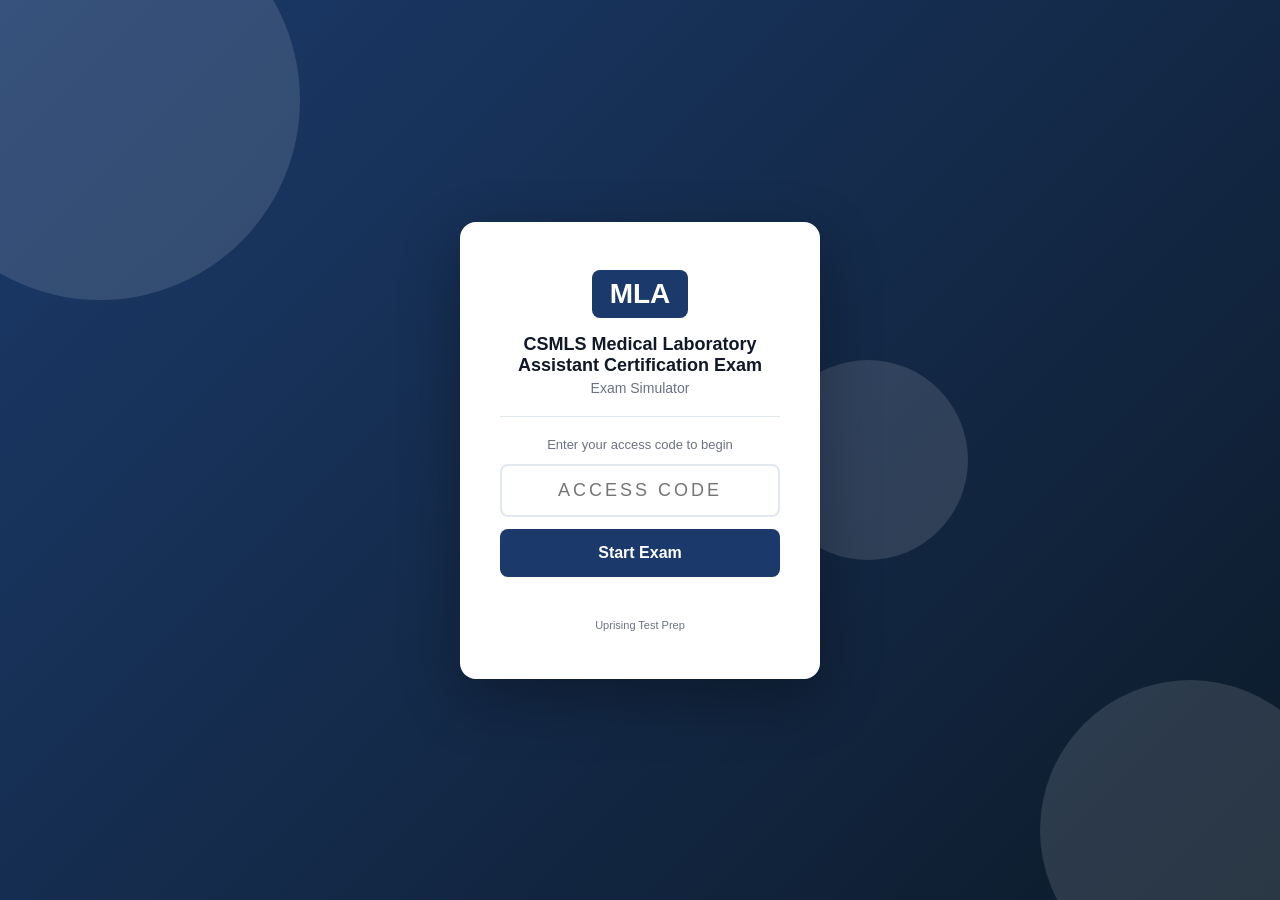
<file: index.html>
<!DOCTYPE html>
<html lang="en">
<head>
  <meta charset="UTF-8" />
  <meta name="viewport" content="width=device-width, initial-scale=1.0, viewport-fit=cover" />
  <meta name="apple-mobile-web-app-capable" content="yes" />
  <meta name="apple-mobile-web-app-status-bar-style" content="black-translucent" />
  <title>MLA Exam Simulator</title>
  <link rel="stylesheet" href="style.css" />
</head>
<body>

<div id="access-gate">
  <div class="gate-bg-shapes">
    <div class="shape shape-1"></div>
    <div class="shape shape-2"></div>
    <div class="shape shape-3"></div>
  </div>
  <div class="gate-card">
    <div class="gate-logo">
      <div class="logo-badge">MLA</div>
    </div>
    <h1 class="gate-title">CSMLS Medical Laboratory Assistant Certification Exam</h1>
    <p class="gate-subtitle">Exam Simulator</p>
    <div class="gate-divider"></div>
    <p class="gate-instruction">Enter your access code to begin</p>
    <input type="text" id="access-code-input" class="gate-input"
           placeholder="Access Code" autocomplete="off"
           maxlength="20" spellcheck="false" />
    <button id="access-btn" class="gate-btn">Start Exam</button>
    <p id="access-error" class="gate-error"></p>
    <p class="gate-hint">Uprising Test Prep</p>
  </div>
</div>

<div id="app" style="display:none">
  <header class="top-bar">
    <div class="bar-left">
      <span class="bar-logo">MLA</span>
      <span class="bar-title">Exam Simulator</span>
    </div>
    <div class="bar-right">
      <span class="bar-timer" id="timer-display">--:--</span>
      <button class="bar-btn" id="flag-btn">Flag</button>
      <button class="bar-btn bar-btn-primary" id="submit-btn">
        <span class="btn-full">Submit Exam</span>
        <span class="btn-short">Submit</span>
      </button>
    </div>
  </header>

  <div class="progress-strip">
    <div class="progress-bar" id="progress-bar"></div>
  </div>

  <main class="exam-main">
    <div class="question-panel">
      <div class="q-meta">
        <span id="q-counter"></span>
        <span id="q-domain" class="q-domain-tag"></span>
        <span id="q-flag-indicator" class="flag-chip" style="display:none">Flagged</span>
      </div>
      <div id="q-image-wrap" style="display:none; margin-bottom:14px;"></div>
      <p id="question-text" class="q-text"></p>
      <div id="options-list" class="options-list"></div>
      <div id="explanation-box" class="explanation-box" style="display:none">
        <div class="explanation-label">Explanation</div>
        <p id="explanation-text" class="explanation-text"></p>
      </div>
    </div>
    <div class="nav-bar">
      <button class="nav-btn" id="prev-btn">&#8592; Prev</button>
      <button class="nav-btn nav-btn-map" id="map-btn">Question Map</button>
      <button class="nav-btn nav-btn-next" id="next-btn">Next &#8594;</button>
    </div>
  </main>
</div>

<!-- Question Map Modal -->
<div id="map-modal" style="display:none">
  <div class="map-backdrop" id="map-backdrop"></div>
  <div class="map-panel">
    <div class="map-header">
      <span class="map-title">Question Map</span>
      <button id="map-close" class="map-close-btn">&#x2715; Close</button>
    </div>
    <div class="map-legend">
      <span class="leg-item"><span class="leg-swatch leg-answered"></span>Answered</span>
      <span class="leg-item"><span class="leg-swatch leg-flagged"></span>Flagged</span>
      <span class="leg-item"><span class="leg-swatch leg-unanswered"></span>Unanswered</span>
    </div>
    <div id="q-grid" class="q-grid"></div>
  </div>
</div>

<div id="results-screen" style="display:none">
  <div class="results-card">
    <div class="res-header">
      <div class="res-badge">MLA</div>
      <h2 id="res-status" class="res-status"></h2>
      <p id="res-score" class="res-score"></p>
    </div>
    <div id="res-domains" class="res-domains"></div>
    <button id="res-review-btn" class="res-btn">Review Answers</button>
    <button id="res-restart-btn" class="res-btn res-btn-secondary">Restart</button>
  </div>
</div>

<script src="questions.js"></script>
<script src="app.js"></script>
</body>
</html>
</file>
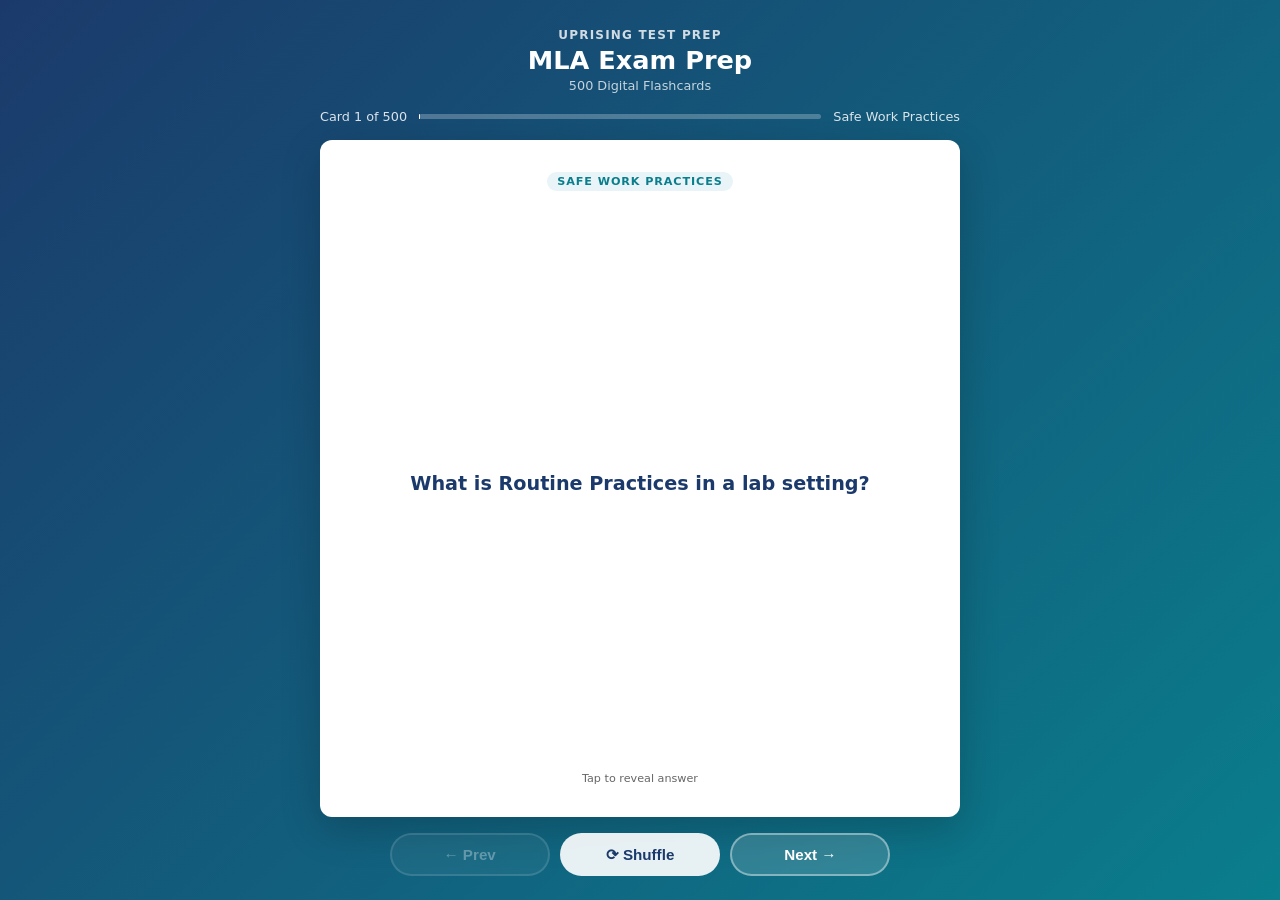
<file: flashcards/index.html>
<!DOCTYPE html>
<html lang="en">
<head>
  <meta charset="UTF-8">
  <meta name="viewport" content="width=device-width, initial-scale=1.0">
  <title>MLA Exam Prep — Flashcards</title>
  <style>
    :root {
      --blue:   #1B3A6B;
      --teal:   #0A7E8C;
      --ltblue: #E8F4F8;
      --white:  #FFFFFF;
      --text:   #1A1A1A;
      --muted:  #666;
      --radius: 12px;
    }
    * { box-sizing: border-box; margin: 0; padding: 0; }
    html, body { height: 100%; }
    body {
      font-family: 'Segoe UI', system-ui, sans-serif;
      background: linear-gradient(135deg, var(--blue) 0%, var(--teal) 100%);
      min-height: 100dvh;
      display: flex;
      flex-direction: column;
      align-items: center;
      padding: 1.25rem 1rem 1rem;
      gap: 0.75rem;
      overflow-x: hidden;
    }
    header { text-align: center; color: #fff; flex-shrink: 0; }
    header .brand { font-size: 0.75rem; font-weight: 700; letter-spacing: 0.1em; opacity: 0.8; text-transform: uppercase; }
    header h1 { font-size: 1.3rem; font-weight: 800; margin-top: 0.2rem; }
    header .subtitle { font-size: 0.8rem; opacity: 0.75; margin-top: 0.15rem; }
    #progress-info {
      display: flex; align-items: center; gap: 0.75rem;
      color: rgba(255,255,255,0.85); font-size: 0.8rem;
      flex-shrink: 0; width: 100%; max-width: 640px;
    }
    #progress-bar-track {
      flex: 1; background: rgba(255,255,255,0.25);
      border-radius: 4px; height: 5px;
    }
    #progress-bar-fill { height: 100%; background: #fff; border-radius: 4px; transition: width 0.3s; }
    .card-scene {
      width: 100%; max-width: 640px;
      perspective: 1200px;
      cursor: pointer;
      flex: 1; min-height: 0;
      display: flex; flex-direction: column;
    }
    .card-inner {
      position: relative; width: 100%;
      flex: 1; min-height: 0;
      transition: transform 0.55s cubic-bezier(.4,0,.2,1);
      transform-style: preserve-3d;
    }
    .card-scene.flipped .card-inner { transform: rotateY(180deg); }
    .card-face {
      position: absolute; inset: 0;
      backface-visibility: hidden; -webkit-backface-visibility: hidden;
      border-radius: var(--radius);
      display: flex; flex-direction: column;
      padding: 1.5rem 1.75rem;
      box-shadow: 0 12px 40px rgba(0,0,0,0.2);
      overflow: hidden;
    }
    .card-front { background: var(--white); align-items: center; justify-content: center; }
    .card-back  { background: var(--ltblue); transform: rotateY(180deg); }
    .card-badge {
      font-size: 0.7rem; font-weight: 700; text-transform: uppercase;
      letter-spacing: 0.08em;
      background: var(--ltblue); color: var(--teal);
      padding: 0.2rem 0.65rem; border-radius: 20px;
      margin-bottom: 0.85rem; flex-shrink: 0;
    }
    .card-back .card-badge { background: rgba(10,126,140,0.12); }
    .card-front .q-text {
      font-size: 1.1rem; font-weight: 600; color: var(--blue); line-height: 1.55;
      text-align: center; overflow-y: auto; flex: 1;
      display: flex; align-items: center; justify-content: center;
      scrollbar-width: thin; scrollbar-color: rgba(27,58,107,0.3) transparent;
    }
    .card-back .a-label { font-size: 0.7rem; font-weight: 700; color: var(--teal); text-transform: uppercase; letter-spacing: 0.08em; margin-bottom: 0.4rem; flex-shrink: 0; }
    .card-back .a-text  {
      font-size: 0.975rem; color: var(--text); line-height: 1.65;
      overflow-y: auto; flex: 1; min-height: 0; padding-right: 4px;
      scrollbar-width: thin; scrollbar-color: rgba(10,126,140,0.4) transparent;
    }
    .card-back .a-text::-webkit-scrollbar { width: 4px; }
    .card-back .a-text::-webkit-scrollbar-track { background: transparent; }
    .card-back .a-text::-webkit-scrollbar-thumb { background: rgba(10,126,140,0.4); border-radius: 4px; }
    .tap-hint { flex-shrink: 0; margin-top: 0.6rem; font-size: 0.7rem; color: var(--muted); text-align: center; }
    .card-back .tap-hint { color: var(--teal); opacity: 0.7; }
    .controls {
      display: flex; gap: 0.65rem; flex-wrap: nowrap;
      justify-content: center; flex-shrink: 0;
      width: 100%; max-width: 640px;
      padding-bottom: env(safe-area-inset-bottom, 0px);
    }
    .btn {
      padding: 0.6rem 1.2rem; border-radius: 50px;
      border: 2px solid rgba(255,255,255,0.4);
      background: rgba(255,255,255,0.15); color: #fff;
      font-weight: 700; font-size: 0.875rem; cursor: pointer;
      transition: all 0.2s; backdrop-filter: blur(4px);
      white-space: nowrap; flex: 1; max-width: 160px;
    }
    .btn:hover { background: rgba(255,255,255,0.3); border-color: rgba(255,255,255,0.7); }
    .btn:active { transform: scale(0.96); }
    .btn:disabled { opacity: 0.35; cursor: not-allowed; }
    .btn.btn-primary { background: rgba(255,255,255,0.9); color: var(--blue); border-color: transparent; }
    .btn.btn-primary:hover { background: #fff; }
    #loading { color: rgba(255,255,255,0.8); font-size: 1rem; text-align: center; padding: 3rem; flex: 1; }
    @media (min-width: 768px) {
      body { padding: 1.75rem 1.5rem 1.5rem; gap: 1rem; }
      header h1 { font-size: 1.6rem; }
      .card-face { padding: 2rem 2.5rem; }
      .card-front .q-text { font-size: 1.2rem; }
      .card-back .a-text { font-size: 1.05rem; }
      .btn { font-size: 0.95rem; padding: 0.65rem 1.4rem; }
    }
    @media (max-width: 380px) {
      body { padding: 0.75rem; gap: 0.5rem; }
      header .brand { font-size: 0.65rem; }
      header h1 { font-size: 1.1rem; }
      header .subtitle { display: none; }
      .card-face { padding: 1rem 1.1rem; }
      .card-front .q-text { font-size: 0.975rem; }
      .card-back .a-text { font-size: 0.875rem; }
      .btn { font-size: 0.8rem; padding: 0.5rem 0.75rem; }
    }
  </style>
</head>
<body>
<header>
  <div class="brand">Uprising Test Prep</div>
  <h1>MLA Exam Prep</h1>
  <div class="subtitle">500 Digital Flashcards</div>
</header>
<div id="progress-info">
  <span id="card-counter">Card 1 of 500</span>
  <div id="progress-bar-track"><div id="progress-bar-fill" style="width:0%"></div></div>
  <span id="domain-label"></span>
</div>
<div id="loading">Loading flashcards...</div>
<div class="card-scene" id="card-scene" style="display:none" onclick="flipCard()">
  <div class="card-inner" id="card-inner">
    <div class="card-face card-front">
      <div class="card-badge" id="front-badge"></div>
      <div class="q-text" id="q-text"></div>
      <div class="tap-hint">Tap to reveal answer</div>
    </div>
    <div class="card-face card-back">
      <div class="card-badge" id="back-badge">Answer</div>
      <div class="a-label">Answer</div>
      <div class="a-text" id="a-text"></div>
      <div class="tap-hint">Tap to flip back</div>
    </div>
  </div>
</div>
<div class="controls" id="controls" style="display:none">
  <button class="btn" id="prev-btn" onclick="event.stopPropagation();move(-1)" disabled>&#8592; Prev</button>
  <button class="btn btn-primary" onclick="event.stopPropagation();shuffleCards()">&#10227; Shuffle</button>
  <button class="btn" id="next-btn" onclick="event.stopPropagation();move(1)">Next &#8594;</button>
</div>
<script>
const DOMAIN_LABELS = {
  safe_work_practices: "Safe Work Practices",
  equipment_instruments_and_reagents: "Equipment Instruments and Reagents",
  pre_analytical_phase: "Pre-Analytical Phase",
  analytical_phase: "Analytical Phase",
  post_analytical_phase: "Post-Analytical Phase",
  quality_and_resource_management: "Quality and Resource Management",
  communication_and_collaboration: "Communication and Collaboration",
  professional_practice: "Professional Practice",
};
let cards   = [];
let current = 0;
async function init() {
  try {
    const res = await fetch('flashcards.json');
    if (!res.ok) throw new Error('Network error');
    cards = await res.json();
    document.getElementById('loading').style.display    = 'none';
    document.getElementById('card-scene').style.display = 'flex';
    document.getElementById('controls').style.display   = 'flex';
    show();
  } catch (e) {
    document.getElementById('loading').textContent = 'Error loading flashcards. Please try refreshing.';
  }
}
function domainLabel(key) {
  return DOMAIN_LABELS[key] || key.replace(/_/g, ' ').replace(/\b\w/g, c => c.toUpperCase());
}
function show() {
  const c = cards[current];
  document.getElementById('card-scene').classList.remove('flipped');
  document.getElementById('a-text').scrollTop = 0;
  const label = domainLabel(c.domain || c.chapter || '');
  document.getElementById('q-text').textContent       = c.front;
  document.getElementById('a-text').textContent       = c.back;
  document.getElementById('front-badge').textContent  = label;
  document.getElementById('back-badge').textContent   = label;
  document.getElementById('card-counter').textContent = `Card ${current+1} of ${cards.length}`;
  document.getElementById('domain-label').textContent = label;
  document.getElementById('progress-bar-fill').style.width = `${((current+1)/cards.length*100).toFixed(1)}%`;
  document.getElementById('prev-btn').disabled = current === 0;
  document.getElementById('next-btn').disabled = current === cards.length - 1;
}
function flipCard() { document.getElementById('card-scene').classList.toggle('flipped'); }
function move(dir) {
  const next = current + dir;
  if (next < 0 || next >= cards.length) return;
  current = next; show();
}
function shuffleCards() {
  for (let i = cards.length - 1; i > 0; i--) {
    const j = Math.floor(Math.random() * (i+1));
    [cards[i], cards[j]] = [cards[j], cards[i]];
  }
  current = 0; show();
}
document.addEventListener('keydown', e => {
  if (e.key === 'ArrowRight' || e.key === 'ArrowDown') move(1);
  else if (e.key === 'ArrowLeft' || e.key === 'ArrowUp') move(-1);
  else if (e.key === ' ' || e.key === 'Enter') { e.preventDefault(); flipCard(); }
});
init();
</script>
</body>
</html>
</file>
<file: style.css>
/* MLA Exam Simulator — Styles */
:root {
  --primary:   #1B3A6B;
  --pass:      #059669;
  --fail:      #DC2626;
  --bg:        #F3F4F8;
  --card:      #FFFFFF;
  --border:    #E2E8F0;
  --text:      #111827;
  --muted:     #6B7280;
  --radius:    10px;
}
*, *::before, *::after { box-sizing: border-box; margin: 0; padding: 0; }
body {
  font-family: -apple-system, BlinkMacSystemFont, "Segoe UI", sans-serif;
  background: var(--bg);
  color: var(--text);
  height: 100vh;
  height: 100dvh;
  overflow: hidden;
  -webkit-text-size-adjust: 100%;
}

/* ── Access Gate ─────────────────────────────────────────────────────────── */
#access-gate {
  display: flex;
  align-items: center;
  justify-content: center;
  height: 100vh;
  height: 100dvh;
  background: linear-gradient(135deg, var(--primary) 0%, #0d1b2a 100%);
  position: relative;
  overflow: hidden;
  padding: 20px;
  padding-top: max(20px, env(safe-area-inset-top));
  padding-bottom: max(20px, env(safe-area-inset-bottom));
}
.gate-bg-shapes { position: absolute; inset: 0; pointer-events: none; }
.shape { position: absolute; border-radius: 50%; opacity: .12; background: #fff; }
.shape-1 { width: 400px; height: 400px; top: -100px; left: -100px; }
.shape-2 { width: 300px; height: 300px; bottom: -80px; right: -60px; }
.shape-3 { width: 200px; height: 200px; top: 40%; left: 60%; }
.gate-card {
  background: #fff;
  border-radius: 16px;
  padding: 48px 40px;
  text-align: center;
  width: 100%;
  max-width: 360px;
  position: relative;
  z-index: 1;
  box-shadow: 0 20px 60px rgba(0,0,0,.3);
}
.logo-badge {
  display: inline-block;
  background: var(--primary);
  color: #fff;
  font-weight: 800;
  font-size: 28px;
  padding: 8px 18px;
  border-radius: 8px;
}
.gate-title { font-size: 18px; font-weight: 700; margin-top: 16px; color: var(--text); }
.gate-subtitle { color: var(--muted); font-size: 14px; margin-top: 4px; }
.gate-divider { height: 1px; background: var(--border); margin: 20px 0; }
.gate-instruction { font-size: 13px; color: var(--muted); margin-bottom: 12px; }
.gate-input {
  width: 100%;
  padding: 14px 16px;
  border: 2px solid var(--border);
  border-radius: 8px;
  font-size: 18px;
  text-align: center;
  text-transform: uppercase;
  letter-spacing: 3px;
  outline: none;
}
.gate-input:focus { border-color: var(--primary); }
.gate-btn {
  width: 100%;
  margin-top: 12px;
  padding: 15px;
  background: var(--primary);
  color: #fff;
  border: none;
  border-radius: 8px;
  font-size: 16px;
  font-weight: 600;
  cursor: pointer;
  -webkit-tap-highlight-color: transparent;
}
.gate-btn:hover { opacity: .9; }
.gate-error { color: var(--fail); font-size: 13px; margin-top: 8px; min-height: 18px; }
.gate-hint { color: var(--muted); font-size: 11px; margin-top: 16px; }

/* ── App shell ───────────────────────────────────────────────────────────── */
#app {
  display: flex;
  flex-direction: column;
  height: 100vh;
  height: 100dvh;
  padding-top: env(safe-area-inset-top);
}
.top-bar {
  display: flex;
  justify-content: space-between;
  align-items: center;
  background: var(--primary);
  color: #fff;
  padding: 0 20px;
  padding-left: max(20px, env(safe-area-inset-left));
  padding-right: max(20px, env(safe-area-inset-right));
  height: 52px;
  flex-shrink: 0;
  gap: 8px;
}
.bar-left { display: flex; align-items: center; gap: 8px; min-width: 0; }
.bar-logo { font-weight: 800; font-size: 18px; flex-shrink: 0; }
.bar-title { font-size: 14px; opacity: .8; white-space: nowrap; overflow: hidden; text-overflow: ellipsis; }
.bar-right { display: flex; align-items: center; gap: 8px; flex-shrink: 0; }
.bar-timer {
  font-variant-numeric: tabular-nums;
  font-size: 16px;
  font-weight: 600;
  min-width: 68px;
  text-align: right;
}
.bar-btn {
  padding: 7px 13px;
  background: rgba(255,255,255,.15);
  border: 1px solid rgba(255,255,255,.3);
  color: #fff;
  border-radius: 6px;
  cursor: pointer;
  font-size: 13px;
  white-space: nowrap;
  -webkit-tap-highlight-color: transparent;
  touch-action: manipulation;
}
.bar-btn:hover { background: rgba(255,255,255,.25); }
.bar-btn-primary {
  background: #fff;
  color: var(--primary);
  border-color: #fff;
  font-weight: 600;
}
.bar-btn-primary:hover { background: #f0f0f0; }
.btn-short { display: none; }
.btn-full  { display: inline; }

.progress-strip { height: 4px; background: rgba(0,0,0,.1); flex-shrink: 0; }
.progress-bar   { height: 100%; background: #4ade80; transition: width .3s; }

/* ── Main exam area ──────────────────────────────────────────────────────── */
.exam-main {
  flex: 1;
  overflow: hidden;
  display: flex;
  flex-direction: column;
  padding: 16px 20px 0;
  padding-left: max(16px, env(safe-area-inset-left));
  padding-right: max(16px, env(safe-area-inset-right));
  min-height: 0;
}
.question-panel { flex: 1; overflow-y: auto; padding-bottom: 12px; -webkit-overflow-scrolling: touch; }
.q-meta {
  display: flex;
  align-items: center;
  gap: 8px;
  margin-bottom: 12px;
  font-size: 13px;
  color: var(--muted);
  flex-wrap: wrap;
}
.q-domain-tag {
  background: var(--primary);
  color: #fff;
  padding: 2px 8px;
  border-radius: 4px;
  font-size: 11px;
  font-weight: 600;
}
.flag-chip {
  background: #FEF3C7;
  color: #92400E;
  padding: 2px 8px;
  border-radius: 4px;
  font-size: 11px;
  font-weight: 600;
}
.q-image {
  max-width: 100%;
  height: auto;
  border-radius: 6px;
  border: 1px solid var(--border);
  display: block;
  margin-bottom: 14px;
}
.q-text { font-size: 16px; line-height: 1.65; margin-bottom: 20px; }
.options-list { display: flex; flex-direction: column; gap: 10px; }
.option {
  display: flex;
  align-items: flex-start;
  gap: 12px;
  padding: 15px 16px;
  background: var(--card);
  border: 2px solid var(--border);
  border-radius: var(--radius);
  cursor: pointer;
  transition: .15s;
  -webkit-tap-highlight-color: transparent;
  touch-action: manipulation;
  min-height: 52px;
}
.option:hover  { border-color: var(--primary); background: #F8FAFF; }
.option.selected  { border-color: var(--primary); background: #EEF3FF; }
.option.correct   { border-color: #059669; background: #ECFDF5; }
.option.incorrect { border-color: #DC2626; background: #FEF2F2; }
.explanation-box {
  margin-top: 20px;
  padding: 16px 18px;
  background: #F0F9FF;
  border-left: 4px solid #2563EB;
  border-radius: 6px;
}
.explanation-label {
  font-size: 11px;
  font-weight: 700;
  text-transform: uppercase;
  letter-spacing: .06em;
  color: #2563EB;
  margin-bottom: 8px;
}
.explanation-text { font-size: 14.5px; line-height: 1.7; color: #1e293b; margin: 0; }
.opt-letter { font-weight: 700; font-size: 15px; color: var(--primary); min-width: 22px; padding-top: 1px; flex-shrink: 0; }
.opt-text   { font-size: 15px; line-height: 1.5; }

/* ── Nav bar ─────────────────────────────────────────────────────────────── */
.nav-bar {
  display: flex;
  align-items: center;
  gap: 8px;
  padding: 10px 0;
  padding-bottom: max(14px, env(safe-area-inset-bottom));
  flex-shrink: 0;
}
.nav-btn {
  flex: 1;
  padding: 13px 8px;
  background: var(--card);
  border: 1px solid var(--border);
  border-radius: 8px;
  cursor: pointer;
  font-size: 15px;
  font-weight: 500;
  text-align: center;
  -webkit-tap-highlight-color: transparent;
  touch-action: manipulation;
  min-height: 48px;
}
.nav-btn:hover      { background: #f0f0f0; }
.nav-btn-map {
  background: var(--bg);
  border-color: var(--primary);
  color: var(--primary);
  font-weight: 600;
}
.nav-btn-map:hover { background: #EEF3FF; }
.nav-btn-next {
  background: var(--primary);
  color: #fff;
  border-color: var(--primary);
}
.nav-btn-next:hover { opacity: .9; }

/* ── Question Map Modal ──────────────────────────────────────────────────── */
#map-modal {
  position: fixed;
  inset: 0;
  z-index: 1000;
  display: flex;
  flex-direction: column;
  justify-content: flex-end;
}
.map-backdrop { position: absolute; inset: 0; background: rgba(0,0,0,.5); }
.map-panel {
  position: relative;
  background: #fff;
  border-radius: 20px 20px 0 0;
  padding: 20px;
  padding-bottom: max(20px, env(safe-area-inset-bottom));
  max-height: 80vh;
  max-height: 80dvh;
  display: flex;
  flex-direction: column;
  box-shadow: 0 -4px 30px rgba(0,0,0,.2);
}
.map-header {
  display: flex;
  align-items: center;
  justify-content: space-between;
  margin-bottom: 12px;
  flex-shrink: 0;
}
.map-title { font-size: 17px; font-weight: 700; color: var(--text); }
.map-close-btn {
  padding: 8px 16px;
  background: var(--bg);
  border: 1px solid var(--border);
  border-radius: 8px;
  cursor: pointer;
  font-size: 14px;
  font-weight: 500;
  min-height: 40px;
  -webkit-tap-highlight-color: transparent;
  touch-action: manipulation;
}
.map-close-btn:hover { background: #e5e7eb; }
.map-legend { display: flex; gap: 16px; margin-bottom: 14px; flex-shrink: 0; flex-wrap: wrap; }
.leg-item { display: flex; align-items: center; gap: 6px; font-size: 13px; color: var(--muted); }
.leg-swatch {
  width: 16px;
  height: 16px;
  border-radius: 3px;
  border: 1px solid var(--border);
  background: var(--card);
  display: inline-block;
  flex-shrink: 0;
}
.leg-swatch.leg-answered  { background: var(--primary); border-color: var(--primary); }
.leg-swatch.leg-flagged   { background: #FEF3C7; border-color: #F59E0B; }
.leg-swatch.leg-unanswered { background: var(--card); }
.q-grid {
  display: flex;
  flex-wrap: wrap;
  gap: 6px;
  overflow-y: auto;
  flex: 1;
  padding-bottom: 8px;
  -webkit-overflow-scrolling: touch;
}
.grid-btn {
  width: 40px;
  height: 40px;
  border: 1px solid var(--border);
  border-radius: 6px;
  background: var(--card);
  font-size: 12px;
  cursor: pointer;
  font-weight: 500;
  -webkit-tap-highlight-color: transparent;
  touch-action: manipulation;
}
.grid-btn.answered { background: var(--primary); color: #fff; border-color: var(--primary); }
.grid-btn.flagged  { background: #FEF3C7; border-color: #F59E0B; }
.grid-btn.active   { outline: 3px solid var(--primary); outline-offset: 2px; }

/* ── Results ─────────────────────────────────────────────────────────────── */
#results-screen {
  display: flex;
  align-items: flex-start;
  justify-content: center;
  min-height: 100vh;
  min-height: 100dvh;
  background: var(--bg);
  overflow-y: auto;
  -webkit-overflow-scrolling: touch;
  padding: 20px 16px;
  padding-top: max(20px, env(safe-area-inset-top));
  padding-bottom: max(20px, env(safe-area-inset-bottom));
}
.results-card {
  background: var(--card);
  border-radius: 16px;
  padding: 40px;
  max-width: 480px;
  width: 100%;
  box-shadow: 0 8px 30px rgba(0,0,0,.1);
}
.res-header { text-align: center; margin-bottom: 24px; }
.res-badge {
  display: inline-block;
  background: var(--primary);
  color: #fff;
  font-weight: 800;
  font-size: 22px;
  padding: 6px 16px;
  border-radius: 8px;
}
.res-status { font-size: 36px; font-weight: 800; margin-top: 12px; }
.res-score  { font-size: 18px; color: var(--muted); margin-top: 4px; }
.res-domains { margin-bottom: 24px; display: flex; flex-direction: column; gap: 10px; }
.res-domain-row { display: flex; align-items: center; gap: 8px; font-size: 13px; }
.res-domain-name { width: 160px; font-weight: 500; flex-shrink: 0; }
.res-domain-bar-wrap { flex: 1; background: #E5E7EB; border-radius: 4px; height: 8px; overflow: hidden; }
.res-domain-bar { height: 100%; border-radius: 4px; transition: width .5s; }
.res-domain-pct { width: 36px; text-align: right; font-weight: 600; }
.res-btn {
  width: 100%;
  padding: 15px;
  background: var(--primary);
  color: #fff;
  border: none;
  border-radius: 8px;
  font-size: 15px;
  font-weight: 600;
  cursor: pointer;
  margin-bottom: 10px;
  min-height: 52px;
  -webkit-tap-highlight-color: transparent;
  touch-action: manipulation;
}
.res-btn:hover { opacity: .9; }
.res-btn-secondary {
  background: transparent;
  color: var(--primary);
  border: 2px solid var(--primary);
}
.res-btn-secondary:hover { background: var(--primary); color: #fff; }

/* ── Mobile breakpoint (phones ≤ 640px) ─────────────────────────────────── */
@media (max-width: 640px) {
  /* Gate card */
  .gate-card { padding: 32px 24px; }

  /* Top bar: hide long title text, swap Submit label */
  .bar-title  { display: none; }
  .btn-full   { display: none; }
  .btn-short  { display: inline; }
  .bar-right  { gap: 6px; }
  .bar-btn    { padding: 6px 10px; font-size: 12px; }
  .bar-timer  { font-size: 14px; min-width: 58px; }

  /* Exam main */
  .exam-main { padding: 12px 14px 0; }
  .q-text { font-size: 16px; }
  .opt-text { font-size: 15px; }

  /* Nav bar — bigger touch targets */
  .nav-btn { font-size: 14px; padding: 14px 6px; }

  /* Results */
  .results-card { padding: 28px 20px; }
  .res-domain-name { width: 110px; font-size: 12px; }
  .res-domain-pct  { font-size: 12px; }
  .res-status { font-size: 30px; }

  /* Map grid — slightly bigger buttons on phones */
  .grid-btn { width: 42px; height: 42px; }
}

/* ── Very small phones (≤ 380px) ────────────────────────────────────────── */
@media (max-width: 380px) {
  .bar-logo { font-size: 15px; }
  .bar-btn  { padding: 5px 8px; font-size: 11px; }
  .bar-timer { font-size: 13px; min-width: 52px; }
  .nav-btn  { font-size: 13px; }
  .grid-btn { width: 38px; height: 38px; font-size: 11px; }
}
</file>
